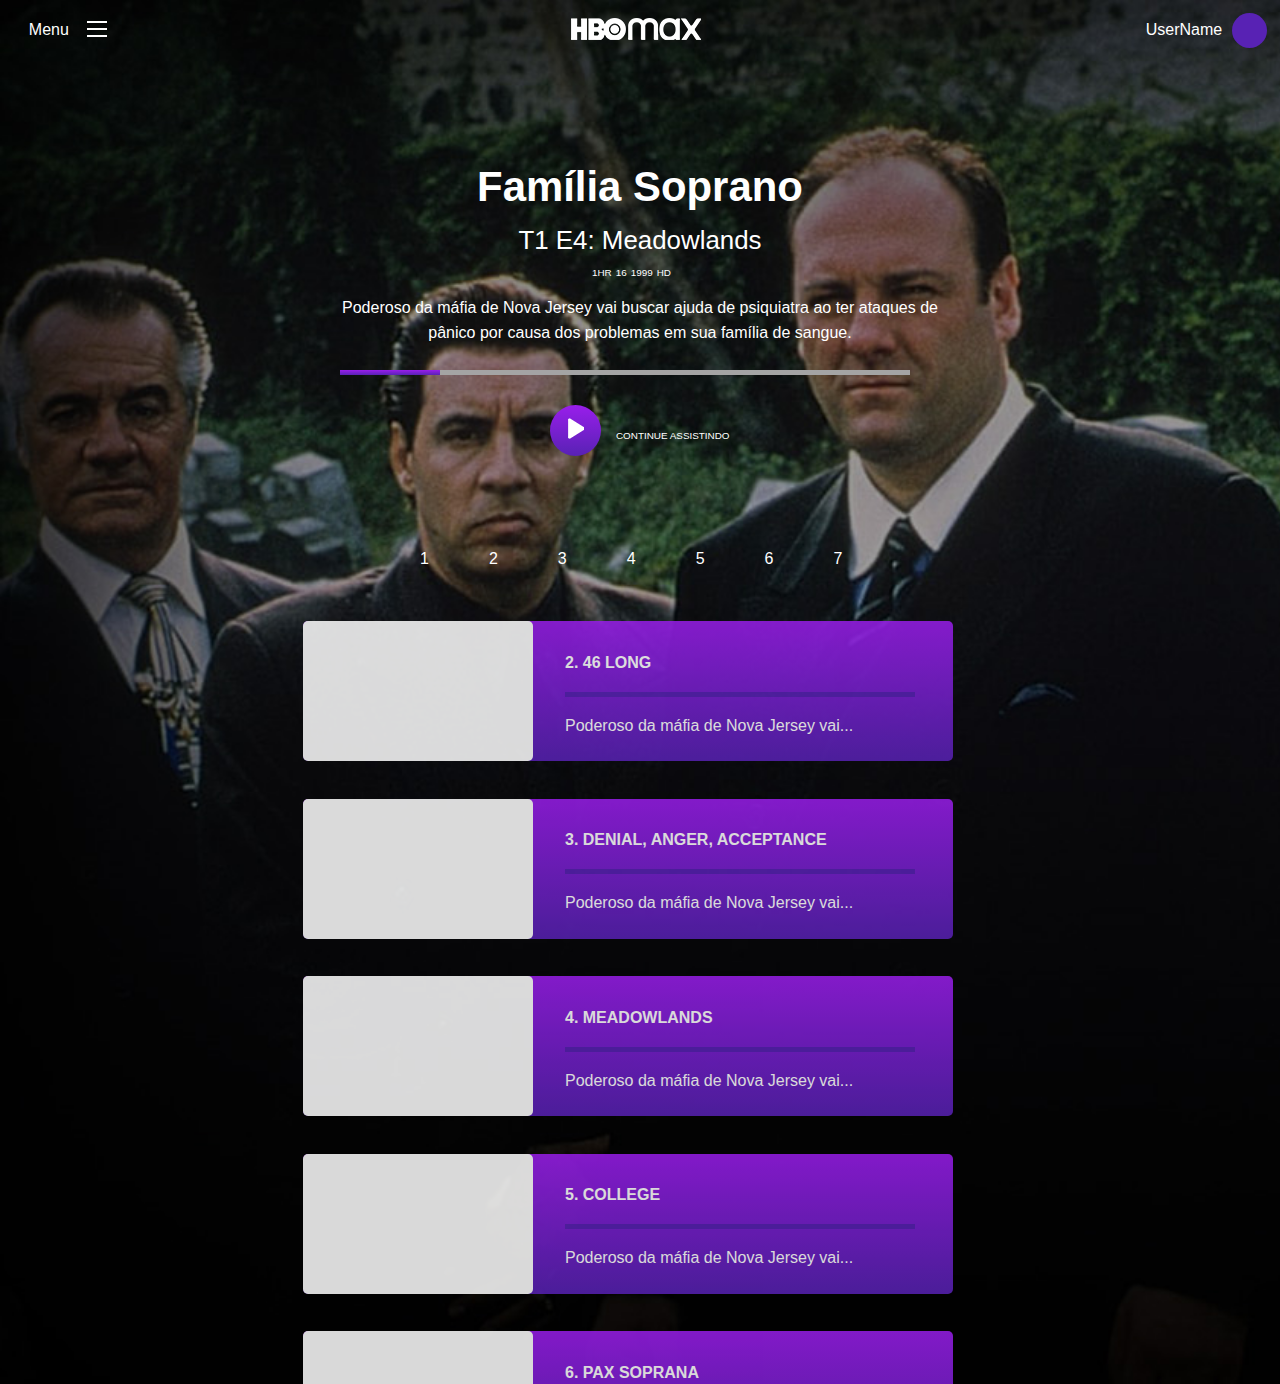
<file: html/index.html>
<!DOCTYPE html>
<html lang="pt-br">
<head>
    <meta charset="UTF-8">
    <meta http-equiv="X-UA-Compatible" content="IE=edge">
    <meta name="viewport" content="width=device-width, initial-scale=1.0">
    <title>HBO Max</title>
    <link rel="stylesheet" href="hbo.css">
    
</head>
<body>
    
    <!-- Seção abaixo é responsável por todo o header, assim como menu-->
    <div class="main-menu">
        <header>
            <div class="hamburger">
                <button id="btnMobile" class="menu-button">Menu
                    <span id="hamburger"></span>
                </button>
            </div>      
            <a href=""> <img class="logo" src="logo-ok.png" alt=""></a>
            
            <a class="avatar" href="">
               <p class="username">UserName</p>  <div class="user-avatar"></div>
                
            </a>
        </header>
    </div>
    
    <nav id="nav-menu">
     <ul id="menu" class="mobile-menu">
        <a href=""><li id="txt-mobile-menu">Início</li></a>
        <a href=""><li id="txt-mobile-menu">Séries</li></a>
        <a href=""><li id="txt-mobile-menu">Filmes</li></a>
        <a href=""><li id="txt-mobile-menu">Adicionados Recentemente</li></a>
        <a href=""><li id="txt-mobile-menu">Configurações</li></a>
     </ul>           
    </nav>            
            
            
          
    <!-- Todo o corpo está dentro dessa section "col-1". O seu display está em flex -->
    <section class="col-1">
       
        <div class="textos">
            <h1 class="titulo">Família Soprano</h1>
            <h2 class="episodio">T1 E4: Meadowlands</h2>
            <div class="class-indicativas">
                <ul class="indicativas">
                <li id="tempo" class="li-indicativa">1HR</li>
                <li id="idade" class="li-indicativa">16</li>
                <li id="ano" class="li-indicativa">1999</li>
                <li id="resolucao" class="li-indicativa">HD</li>
                </ul>
            </div>
            <p class="resume">Poderoso da máfia de Nova Jersey vai buscar ajuda de psiquiatra ao ter ataques de pânico por causa dos problemas em sua família de sangue.</p>
            <div class="reproduction-bar"><div class="rep-gradient"></div></div>
            <div class="div-button">
                <button class="play"><img class="play-button" src="play.png" alt=""></button>
                <span>CONTINUE ASSISTINDO</span>
            </div>    
        
            <p class="descubra-mais">Descubra mais séries que parecem com Família Soprano.</p>
          <a href=""><button class="descubra">Descubra</button></a>
        </div>
       
<!-- Scroll bar com episodios em carrossel vertical-->
<div class="temporadas">
    <ol class="numeros-temp">
        <a href=""><li class="temp">1</li></a>
        <a href=""><li class="temp">2</li></a>
        <a href=""><li class="temp">3</li></a>
        <a href=""><li class="temp">4</li></a>
        <a href=""><li class="temp">5</li></a>
        <a href=""><li class="temp">6</li></a>
        <a href=""><li class="temp">7</li></a>
        
    </ol>
</div>
        <div class="scroll-bar">
            <ol class="episodios">
                <li>
                    <div class="container-1">
                        <div class="thumb-text">
                            <div class="thumb"></div>
                                <div class="box-block">  
                                    <p class="ep-titulo">2. 46 LONG</p>
                                    <div class="reproduction-bar-inbox"></div>
                                    <p class="resume-ep">Poderoso da máfia de Nova Jersey vai...</p>
                                </div>         
                        </div>   
                    </div> 
                </li>

                <li>
                    <div class="container-1">
                        <div class="thumb-text">
                            <div class="thumb"></div>
                                <div class="box-block">  
                                    <p class="ep-titulo">3. DENIAL, ANGER, ACCEPTANCE</p>
                                    <div class="reproduction-bar-inbox"></div>
                                    <p class="resume-ep">Poderoso da máfia de Nova Jersey vai...</p>
                                </div>         
                        </div>   
                    </div> 
                </li>

                <li>
                    <div class="container-1">
                        <div class="thumb-text">
                            <div class="thumb"></div>
                                <div class="box-block">  
                                    <p class="ep-titulo">4. MEADOWLANDS</p>
                                    <div class="reproduction-bar-inbox"></div>
                                    <p class="resume-ep">Poderoso da máfia de Nova Jersey vai...</p>
                                </div>         
                        </div>   
                    </div> 
                </li>

                <li>
                    <div class="container-1">
                        <div class="thumb-text">
                            <div class="thumb"></div>
                                <div class="box-block">  
                                    <p class="ep-titulo">5. COLLEGE</p>
                                    <div class="reproduction-bar-inbox"></div>
                                    <p class="resume-ep">Poderoso da máfia de Nova Jersey vai...</p>
                                </div>         
                        </div>   
                    </div> 
                </li>

                <li>
                    <div class="container-1">
                        <div class="thumb-text">
                            <div class="thumb"></div>
                                <div class="box-block">  
                                    <p class="ep-titulo">6. PAX SOPRANA</p>
                                    <div class="reproduction-bar-inbox"></div>
                                    <p class="resume-ep">Poderoso da máfia de Nova Jersey vai...</p>
                                </div>         
                        </div>   
                    </div> 
                </li>
                
                <li>
                    <div class="container-1">
                        <div class="thumb-text">
                            <div class="thumb"></div>
                                <div class="box-block">  
                                    <p class="ep-titulo">7. DOWN NECK</p>
                                    <div class="reproduction-bar-inbox"></div>
                                    <p class="resume-ep">Poderoso da máfia de Nova Jersey vai...</p>
                                </div>         
                        </div>   
                    </div> 
                </li>

                <li>
                    <div class="container-1">
                        <div class="thumb-text">
                            <div class="thumb"></div>
                                <div class="box-block">  
                                    <p class="ep-titulo">8. THE LEGEND OF TENNESSEE MOLTISANTI</p>
                                    <div class="reproduction-bar-inbox"></div>
                                    <p class="resume-ep">Poderoso da máfia de Nova Jersey vai...</p>
                                </div>         
                        </div>   
                    </div> 
                </li>

                <li>
                    <div class="container-1">
                        <div class="thumb-text">
                            <div class="thumb"></div>
                                <div class="box-block">  
                                    <p class="ep-titulo">9. THE LEGEND OF TENNESSEE MOLTISANTI</p>
                                    <div class="reproduction-bar-inbox"></div>
                                    <p class="resume-ep">Poderoso da máfia de Nova Jersey vai...</p>
                                </div>         
                        </div>   
                    </div> 
                </li>
            
            </ol>
        </div>       
    <div class="mobile-view">
        <ol>
            <li><div id="thumb-mobile" class="thumb"></div></li>
            <li><div id="thumb-mobile" class="thumb"></div></li>
            <li><div id="thumb-mobile" class="thumb"></div></li>
            <li><div id="thumb-mobile" class="thumb"></div></li>
            <li><div id="thumb-mobile" class="thumb"></div></li>
            <li><div id="thumb-mobile" class="thumb"></div></li>
        </ol>
    </div>
    </section>
    
    <script>
        const btnMobile = document.getElementById('btnMobile')


        function toggleMenu() {
            const navMenu = document.getElementById('nav-menu')
            navMenu.classList.toggle('active');
        }

        btnMobile.addEventListener('click', toggleMenu);

    </script>
    
</body>
</html>
</file>
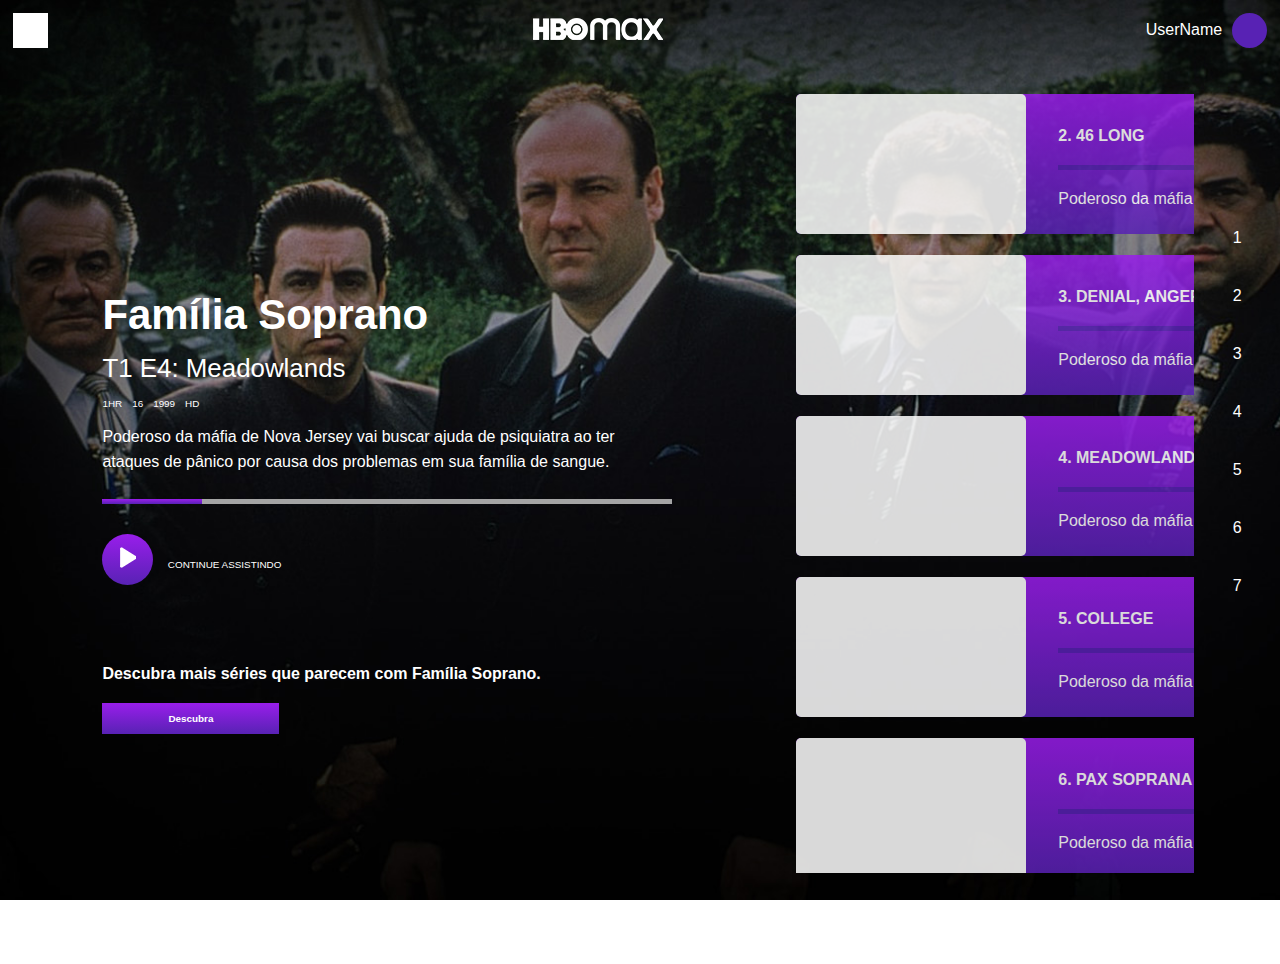
<file: hbo max/html/index.html>
<!DOCTYPE html>
<html lang="pt-br">
<head>
    <meta charset="UTF-8">
    <meta http-equiv="X-UA-Compatible" content="IE=edge">
    <meta name="viewport" content="width=device-width, initial-scale=1.0">
    <title>HBO Max</title>
    <link rel="stylesheet" href="hbo.css">
</head>
<body>
    <!-- Seção abaixo é responsável por todo o header, assim como menu-->
    <div class="main-menu">
        <header>
            <a href=""> <div class="hamburger"></div></a>
           
            <a href=""> <img class="logo" src="logo-ok.png" alt=""></a>
            
            <a class="avatar" href="">
               <p class="username">UserName</p>  <div class="user-avatar"></div>
                
            </a>
        </header>
    </div>
    
    <!-- Todo o corpo está dentro dessa section "col-1". O seu display está em flex -->
    <section class="col-1">
       
        <div class="textos">
            <h1 class="titulo">Família Soprano</h1>
            <h2 class="episodio">T1 E4: Meadowlands</h2>
            <div class="class-indicativas">
                <ul class="indicativas">
                <li class="li1">1HR</li>
                <li class="li2">16</li>
                <li class="li3">1999</li>
                <li class="li4">HD</li>
                </ul>
            </div>
            <p class="resume">Poderoso da máfia de Nova Jersey vai buscar ajuda de psiquiatra ao ter ataques de pânico por causa dos problemas em sua família de sangue.</p>
            <div class="reproduction-bar"><div class="rep-gradient"></div></div>
            <div class="div-button">
                <button class="play"><img class="play-button" src="play.png" alt=""></button>
                <span>CONTINUE ASSISTINDO</span>
            </div>    
        
            <p class="descubra-mais">Descubra mais séries que parecem com Família Soprano.</p>
          <a href=""><button class="descubra">Descubra</button></a>
        </div>
       
<!-- Scroll bar com episodios em carrossel vertical-->

        <div class="scroll-bar">
            <ol class="episodios">
                <li>
                    <div class="container-1">
                        <div class="thumb-text">
                            <div class="thumb"></div>
                                <div class="box-block">  
                                    <p class="ep-titulo">2. 46 LONG</p>
                                    <div class="reproduction-bar-inbox"></div>
                                    <p class="resume-ep">Poderoso da máfia de Nova Jersey vai...</p>
                                </div>         
                        </div>   
                    </div> 
                </li>

                <li>
                    <div class="container-1">
                        <div class="thumb-text">
                            <div class="thumb"></div>
                                <div class="box-block">  
                                    <p class="ep-titulo">3. DENIAL, ANGER, ACCEPTANCE</p>
                                    <div class="reproduction-bar-inbox"></div>
                                    <p class="resume-ep">Poderoso da máfia de Nova Jersey vai...</p>
                                </div>         
                        </div>   
                    </div> 
                </li>

                <li>
                    <div class="container-1">
                        <div class="thumb-text">
                            <div class="thumb"></div>
                                <div class="box-block">  
                                    <p class="ep-titulo">4. MEADOWLANDS</p>
                                    <div class="reproduction-bar-inbox"></div>
                                    <p class="resume-ep">Poderoso da máfia de Nova Jersey vai...</p>
                                </div>         
                        </div>   
                    </div> 
                </li>

                <li>
                    <div class="container-1">
                        <div class="thumb-text">
                            <div class="thumb"></div>
                                <div class="box-block">  
                                    <p class="ep-titulo">5. COLLEGE</p>
                                    <div class="reproduction-bar-inbox"></div>
                                    <p class="resume-ep">Poderoso da máfia de Nova Jersey vai...</p>
                                </div>         
                        </div>   
                    </div> 
                </li>

                <li>
                    <div class="container-1">
                        <div class="thumb-text">
                            <div class="thumb"></div>
                                <div class="box-block">  
                                    <p class="ep-titulo">6. PAX SOPRANA</p>
                                    <div class="reproduction-bar-inbox"></div>
                                    <p class="resume-ep">Poderoso da máfia de Nova Jersey vai...</p>
                                </div>         
                        </div>   
                    </div> 
                </li>
                
                <li>
                    <div class="container-1">
                        <div class="thumb-text">
                            <div class="thumb"></div>
                                <div class="box-block">  
                                    <p class="ep-titulo">7. DOWN NECK</p>
                                    <div class="reproduction-bar-inbox"></div>
                                    <p class="resume-ep">Poderoso da máfia de Nova Jersey vai...</p>
                                </div>         
                        </div>   
                    </div> 
                </li>

                <li>
                    <div class="container-1">
                        <div class="thumb-text">
                            <div class="thumb"></div>
                                <div class="box-block">  
                                    <p class="ep-titulo">8. THE LEGEND OF TENNESSEE MOLTISANTI</p>
                                    <div class="reproduction-bar-inbox"></div>
                                    <p class="resume-ep">Poderoso da máfia de Nova Jersey vai...</p>
                                </div>         
                        </div>   
                    </div> 
                </li>

                <li>
                    <div class="container-1">
                        <div class="thumb-text">
                            <div class="thumb"></div>
                                <div class="box-block">  
                                    <p class="ep-titulo">9. THE LEGEND OF TENNESSEE MOLTISANTI</p>
                                    <div class="reproduction-bar-inbox"></div>
                                    <p class="resume-ep">Poderoso da máfia de Nova Jersey vai...</p>
                                </div>         
                        </div>   
                    </div> 
                </li>
            
            </ol>
        </div>       
    
        <div class="temporadas">
            <ol class="numeros-temp">
                <a href=""><li class="temp">1</li></a>
                <a href=""><li class="temp">2</li></a>
                <a href=""><li class="temp">3</li></a>
                <a href=""><li class="temp">4</li></a>
                <a href=""><li class="temp">5</li></a>
                <a href=""><li class="temp">6</li></a>
                <a href=""><li class="temp">7</li></a>
                
            </ol>
        </div>
    
    
    </section>
            
</body>
</html>
</file>
<file: html/hbo.css>
* {
    margin: 0%;
    padding: 0%;
    font-family: Arial, Helvetica, sans-serif;
    text-decoration: none;
    list-style: none;
}

html {
    scroll-behavior: smooth;
    overflow-x: hidden;
}

body {
    background-image: url("sopranos.jpg");
    background-repeat: no-repeat;
    background-size: cover;
    overflow-x: hidden;
    
}

.main-menu {
   
    width: 100%;
    
    margin: 0 auto;
}

.menu-names {
    text-align: left;
    position: relative;
    display: none;
}



#adicionados, #filmes, #series, #configuracoes {
    text-align: left;
    
}

#filmes, #series, #configuracoes {
    margin-top: 30px;
}

#menu-div {display: block;}

.menu-button {
    display: flex;
    padding: .5rem 1rem;
    font-size: 1rem;
    border: none;
    background-color: transparent;
    cursor: pointer;
    gap: .5rem;
    color: white;
    transition: 0.5s;
    
}

.menu-button:hover {
    opacity: 50%    ;
}


#hamburger {
    width: 20px;
    border-top: 2px solid white;
    display: block;
}

#hamburger::after, #hamburger::before {
    width: 20px;
    height: 2px;
    background: currentColor;
    content: '';
    display: block;
    margin-top: 5px;
}

.mobile-menu {
    color: white;
    padding: 2%;
    ;
    background-image: linear-gradient(#991eeb,#5822b4);
    border-radius: 0 5px 5px 0px;
    z-index: 1000;
    height: 350px;
}

#thumb-mobile {
    display: none;
}

#txt-mobile-menu {
    margin: 30px 40px;
    padding: 3%;
   
}

#txt-mobile-menu:hover {
    background-color: #5822b4;
    width: fit-content;
    padding: 3%;
    border-radius: 5px;
    opacity: 80%;
    
}

#nav-menu {
    visibility: hidden;
    position: absolute;
    transition: 0.6s;
    width: 0px;
    overflow-y: hidden;
    overflow-x: hidden;
}


#nav-menu.active{
    display: block ;
    visibility: visible;
    width: 180px;
    overflow-y: auto;
}


.name {
    color:white;}

.avatar {
    display: inline-flex;
    align-items: center;
}

header {
    text-align: center;
    justify-content: space-between;
    display: flex;
    align-items: center;
    padding: 1%;
    
}

.username {
    color: white;
    margin-right: 10px;}

.enter-logo {
    width: 100%;
    max-width: 1700px;
   
    justify-content: space-around;
    display: flex;
}

.logo {
    padding: 1%;
}


.user-avatar {
    width: 35px;
    background-color: #5822b4;
    height: 35px;
    border-radius: 50px;    
}

/* Fim do Header */

.textos {
    color: white;
    padding: 18% 8%;
    width: 600px;
    
}

.titulo {
    font-size: 2.618rem;
}

.episodio {
    font-size: 1.618rem;
    margin-top: 15px;
    font-weight: lighter;
    
}

.li-indicativa {
    list-style: none;
    font-size: 0.618rem;
    color: white;
}

#tempo, #idade, #ano, #resolucao {
    margin:2%;
}

.li2, .li3, .li4 {
    margin-left: 10px;
}

.indicativas {
    display: flex;
    margin-top: 15px;
}

.resume {
    font-size: 1rem;
    margin-top: 15px;
    line-height: 25px;
}

.reproduction-bar {
    width: 570px;
    height: 5px;
    background-color: #a4a4a4;
    margin-top: 25px;
}

.rep-gradient {
    width: 100px;
    height: 5px;
    background-image: linear-gradient(#991eeb,#5822b4);
}
  
.play {
    width: 51px;
    height: 51px;
    background-image: linear-gradient(#991eeb,#5822b4);
    border-radius: 50px;
    border: none;
    margin-top: 30px;
}

.play-button {
    margin-left: 2%;
}

.play, .play-button {
    cursor: pointer;}

span {
    font-size: 0.618rem;
    margin-left: 10px;
    margin-bottom: 30x;
}

.descubra-mais {
    font-size:1rem;
    font-weight: bold;
    margin-top: 80px;
}
.descubra {
    margin-top: 20px;
    width: 177px;
    height: 31px;
    background-image: linear-gradient(#991eeb,#5822b4);
    border: none;
    font-weight: bold;
    font-size: 0.618rem;
    color: white;
    transition: 0.5s;
}

.descubra:hover{
    border-radius: 10px;

}

.col-1 {
    display: flex;
}
.container-1 {
    width: 650px;
    height: 140px;
    background-image: linear-gradient(#991eeb,#5822b4);
    border-radius: 5px;
    margin-top: 5%;
    margin-left: 5%;
    transition: 0.5s;
    opacity: 85%;
    cursor: pointer;
    
}

.container-1:hover {
    width: 680px;
    transition: 0.5s;
    opacity: 100%;
}



.thumb {
    width: 230px;
    height: 140px;
    background-color: white;
    border-radius: 5px;
    transition: 0.5s;
}

.episodios {
    margin-top: 3%;
}

.scroll-bar::-webkit-scrollbar {
    width: 10px;
    
   
}

.scroll-bar {
    margin-top: 1%;
    overflow-y:scroll;
    height: 800px;
    overflow-x: hidden;
    width: 100%;
    max-width: 750px;
    
    
    
    
}

.thumb-text {
    display: flex;
}

.reproduction-bar-inbox {
    width: 350px;
    height: 5px;
    background-color: #5822b4;
    
    
}

.box-block {
    padding: 5%;
}

.box-block p {
    color: white;
    font-size: 1rem;
        
}

.ep-titulo {
    font-weight: bold;
    margin-bottom: 20px;
}

.resume-ep {
    margin-top: 20px;
}

.temporadas {
    color: white;
    padding: 10% 3%;
    
}

.temp {
    margin-top: 40px;
    font-size: 1rem;
    transition: 0.5s;
}

.temp:hover{
    opacity: 50%;
}

a {
    color: white;
}





/* Responsividade */




@media (max-width: 1700px) {
   .col-1 {
       display: block;
   }

   .scroll-bar {
       margin: 0 auto;
   }

   .scroll-top {
       margin: 0%;
   }

   .temporadas {
    margin: 0 auto;
    width: 100%;
    max-width: 500px;
    height: 0px;
}

   .numeros-temp {
       display: flex;
}

    .temporadas {
        padding: 5% 0%;
    }
   .temp {
       margin: 30px;
    
   }

   .textos {
       text-align: center;
       margin: 0 auto;
       margin-top: 0px;
       padding: 8% 0px 0px;
   }

   .indicativas {
      text-align: center;
      width: 100%;
      max-width: 100px;
      margin: 0 auto;
      margin-top: 10px;
   }

   .descubra-mais {
       display: none;
   }

   .descubra {
       display: none;
   }
}



@media (max-width:700px) {
    html {
        font-size: 70%;
    }

    .textos {
        width: 500px;
        line-height: 10px;
    }

    .reproduction-bar {
        width: 500px;
    }

    .temporadas {
        padding-bottom: 50px;
    }

    #thumb-mobile {
        display: block;
        margin: 0 auto;
        margin-top: 50px;
        padding: 12% 25%;
        opacity: 90%;
    }

    #thumb-mobile:hover {
        opacity: 100%;
        padding: 12% 28%;
    }

    .scroll-bar {
        display: none;
    }
    
}

@media (max-width: 500px) {

    #thumb-mobile {
        display: block;
        margin: 0 auto;
        margin-top: 80px;
        height: 100px;
        opacity: 90%;
        width: 150px;
    }

    #thumb-mobile:hover {
        opacity: 100%;
        padding: 12% 28%;
    }
    
    html {
        font-size: 60%;
    }

    .textos {
        width: 280px;
        line-height: 15px;
    }

    .reproduction-bar {
        width: 280px;
    }

    .logo {
        width: 70%;
    }

    .numeros-temp {
        flex-wrap: wrap;
        text-align: center;
        text-align: center;
    }

  
}
</file>
<file: hbo max/html/hbo.css>
* {
    margin: 0%;
    padding: 0%;
    font-family: Arial, Helvetica, sans-serif;
    text-decoration: none;
}

body {
    background-image: url("sopranos.jpg");
    background-repeat: no-repeat;
    background-size: cover;
    overflow-x: hidden;
    height: 100vh;
    overflow-y: hidden;
    
}

.main-menu {
   
    width: 100%;
    max-width: 1600px;
    margin: 0 auto;
}

.name {
    color:white;}

.avatar {
    display: inline-flex;
    align-items: center;
}

header {
    text-align: center;
    justify-content: space-between;
    display: flex;
    align-items: center;
    padding: 1%;
}

.username {
    color: white;
    margin-right: 10px;}

.enter-logo {
    width: 100%;
    max-width: 1700px;
   
    justify-content: space-around;
    display: flex;
}

.logo {
    padding: 1%;
}

.hamburger {
    width: 35px;
    height: 35px;
    background-color: rgb(255, 255, 255);
}
.user-avatar {
    width: 35px;
    background-color: #5822b4;
    height: 35px;
    border-radius: 50px;    
}

.textos {
    color: white;
    padding: 18% 8%;
    width: 600px;
    
}

.titulo {
    font-size: 2.618rem;
}

.episodio {
    font-size: 1.618rem;
    margin-top: 15px;
    font-weight: lighter;
    
}

li {
    list-style: none;
    font-size: 0.618rem;
    
}
.li2, .li3, .li4 {
    margin-left: 10px;
}

.indicativas {
    display: flex;
    margin-top: 15px;
}

.resume {
    font-size: 1rem;
    margin-top: 15px;
    line-height: 25px;
}

.reproduction-bar {
    width: 570px;
    height: 5px;
    background-color: #a4a4a4;
    margin-top: 25px;
}

.rep-gradient {
    width: 100px;
    height: 5px;
    background-image: linear-gradient(#991eeb,#5822b4);
}
  
.play {
    width: 51px;
    height: 51px;
    background-image: linear-gradient(#991eeb,#5822b4);
    border-radius: 50px;
    border: none;
    margin-top: 30px;
}

.play-button {
    margin-left: 2%;
}

.play, .play-button {
    cursor: pointer;}

span {
    font-size: 0.618rem;
    margin-left: 10px;
    margin-bottom: 30x;
}

.descubra-mais {
    font-size:1rem;
    font-weight: bold;
    margin-top: 80px;
}
.descubra {
    margin-top: 20px;
    width: 177px;
    height: 31px;
    background-image: linear-gradient(#991eeb,#5822b4);
    border: none;
    font-weight: bold;
    font-size: 0.618rem;
    color: white;
    transition: 0.5s;
}

.descubra:hover{
    border-radius: 10px;

}

.col-1 {
    display: flex;
}
.container-1 {
    width: 650px;
    height: 140px;
    background-image: linear-gradient(#991eeb,#5822b4);
    border-radius: 5px;
    margin-top: 5%;
    margin-left: 5%;
    transition: 0.5s;
    opacity: 85%;
    cursor: pointer;
}

.container-1:hover {
    width: 680px;
    transition: 0.5s;
    opacity: 100%;
}



.thumb {
    width: 230px;
    height: 140px;
    background-color: white;
    border-radius: 5px;
    transition: 0.5s;
}

.episodios {
    margin-top: 3%;
}

.scroll-bar::-webkit-scrollbar {
    width: 10px;
    
   
}

.scroll-bar {
    margin-top: 1%;
    overflow-y:scroll;
    height: 800px;
    overflow-x: hidden;
    width: 750px
}

.thumb-text {
    display: flex;
}

.reproduction-bar-inbox {
    width: 350px;
    height: 5px;
    background-color: #5822b4;
    
    
}

.box-block {
    padding: 5%;
}

.box-block p {
    color: white;
    font-size: 1rem;
        
}

.ep-titulo {
    font-weight: bold;
    margin-bottom: 20px;
}

.resume-ep {
    margin-top: 20px;
}

.temporadas {
    color: white;
    padding: 10% 3%;
    
}

.temp {
    margin-top: 40px;
    font-size: 1rem;
    transition: 0.5s;
}

.temp:hover{
    opacity: 50%;
}

a {
    color: white;
}
</file>
